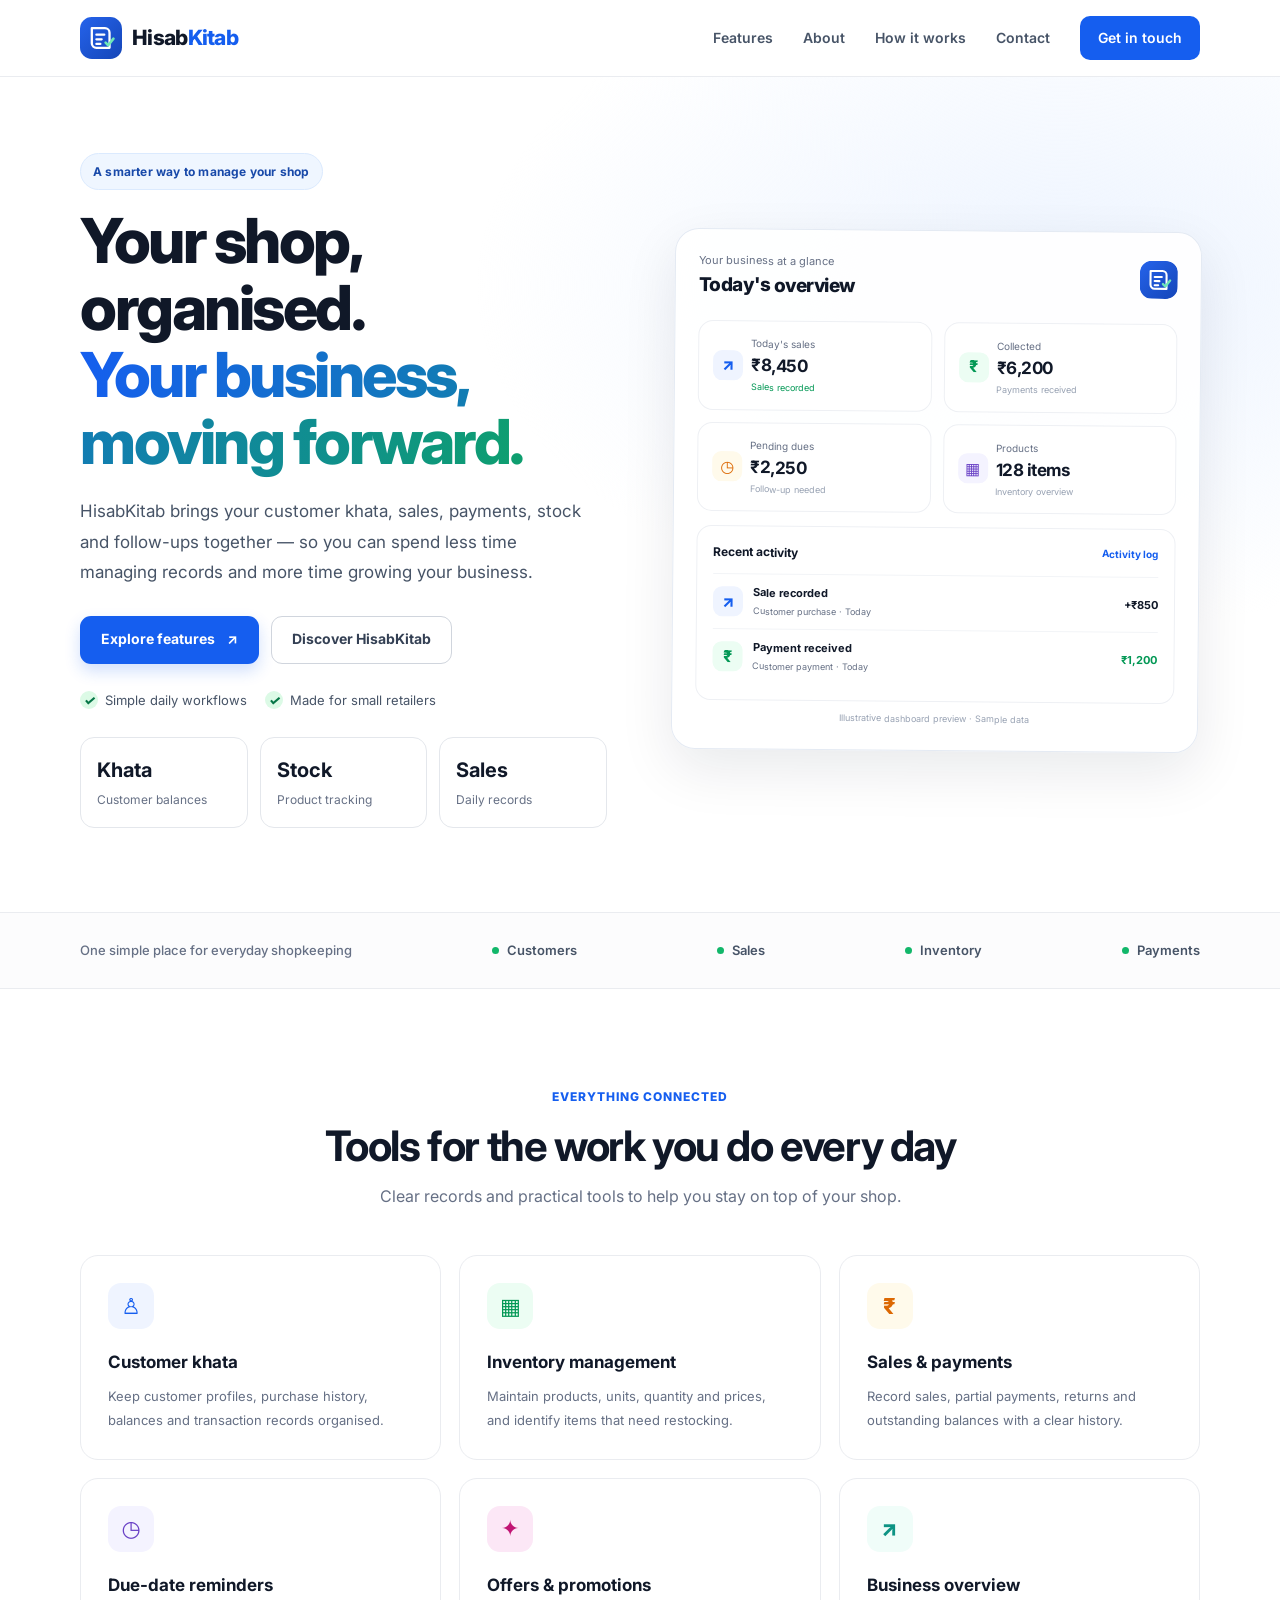
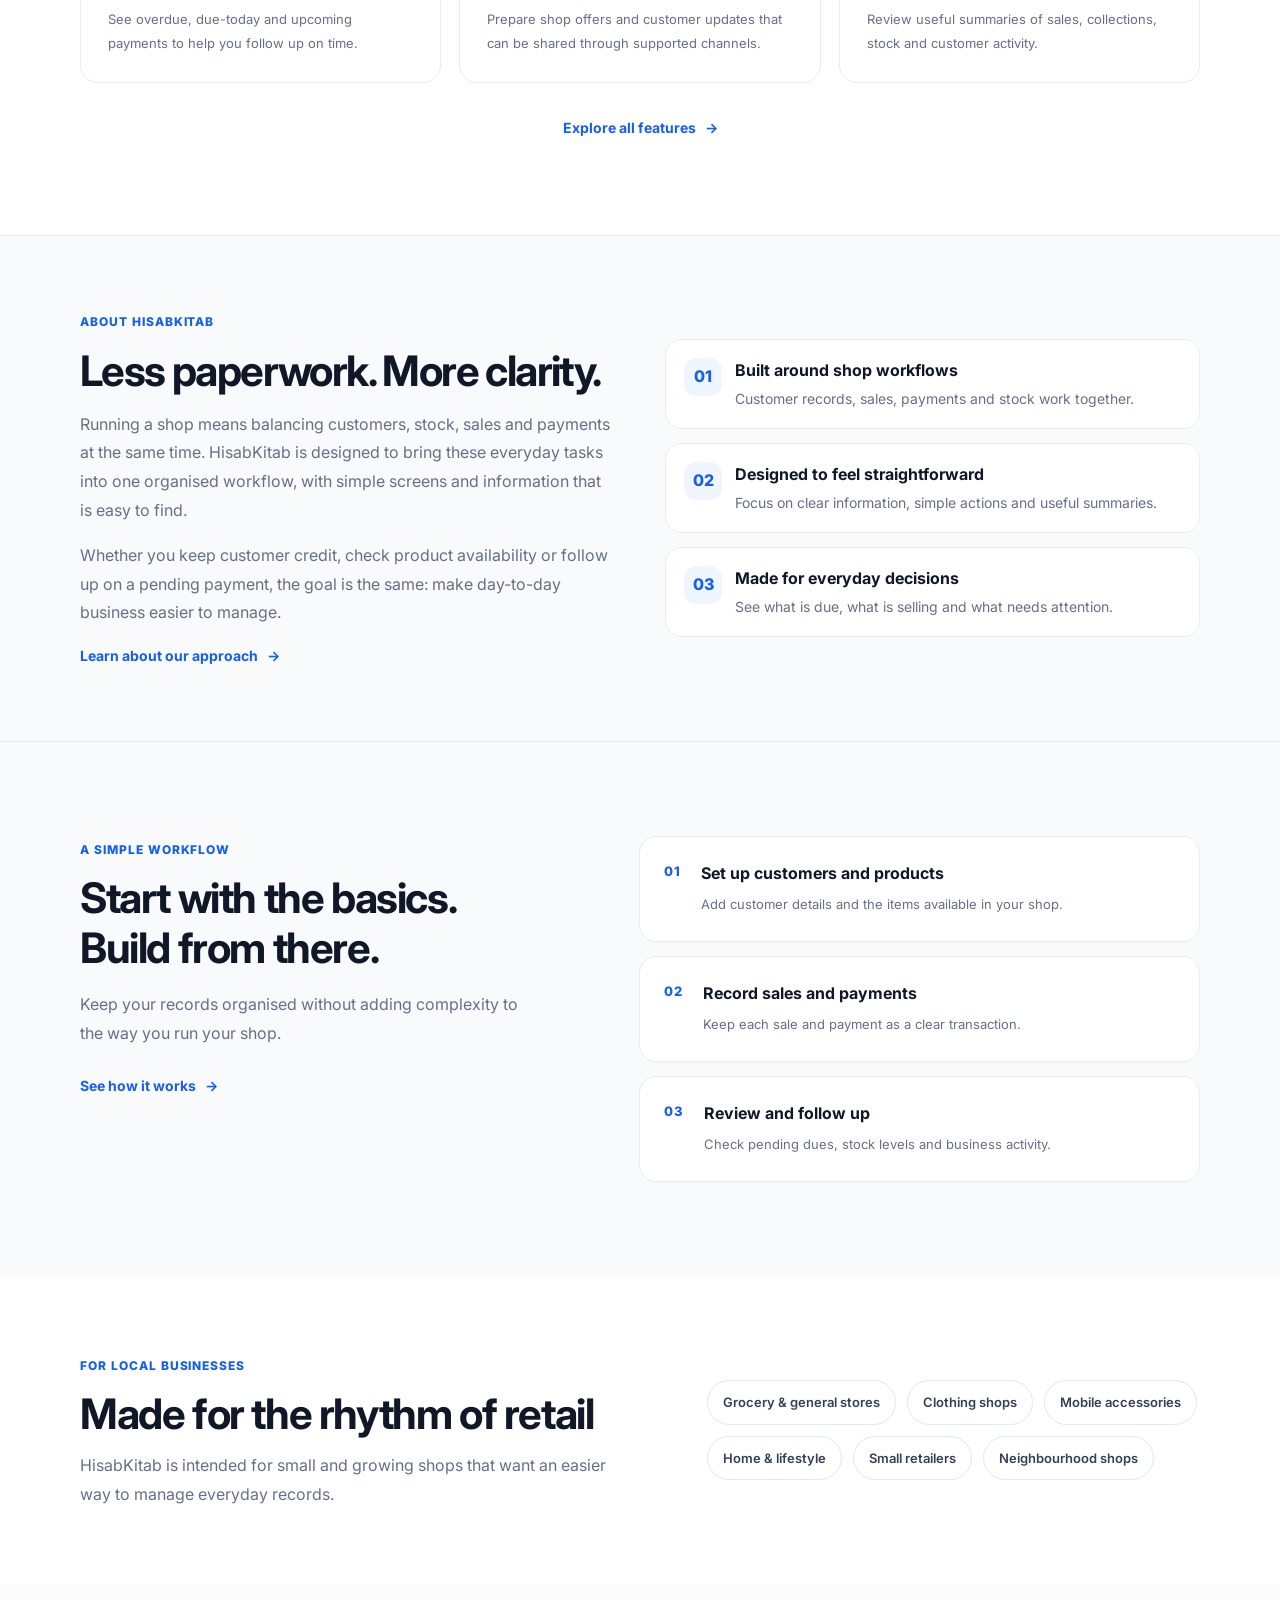
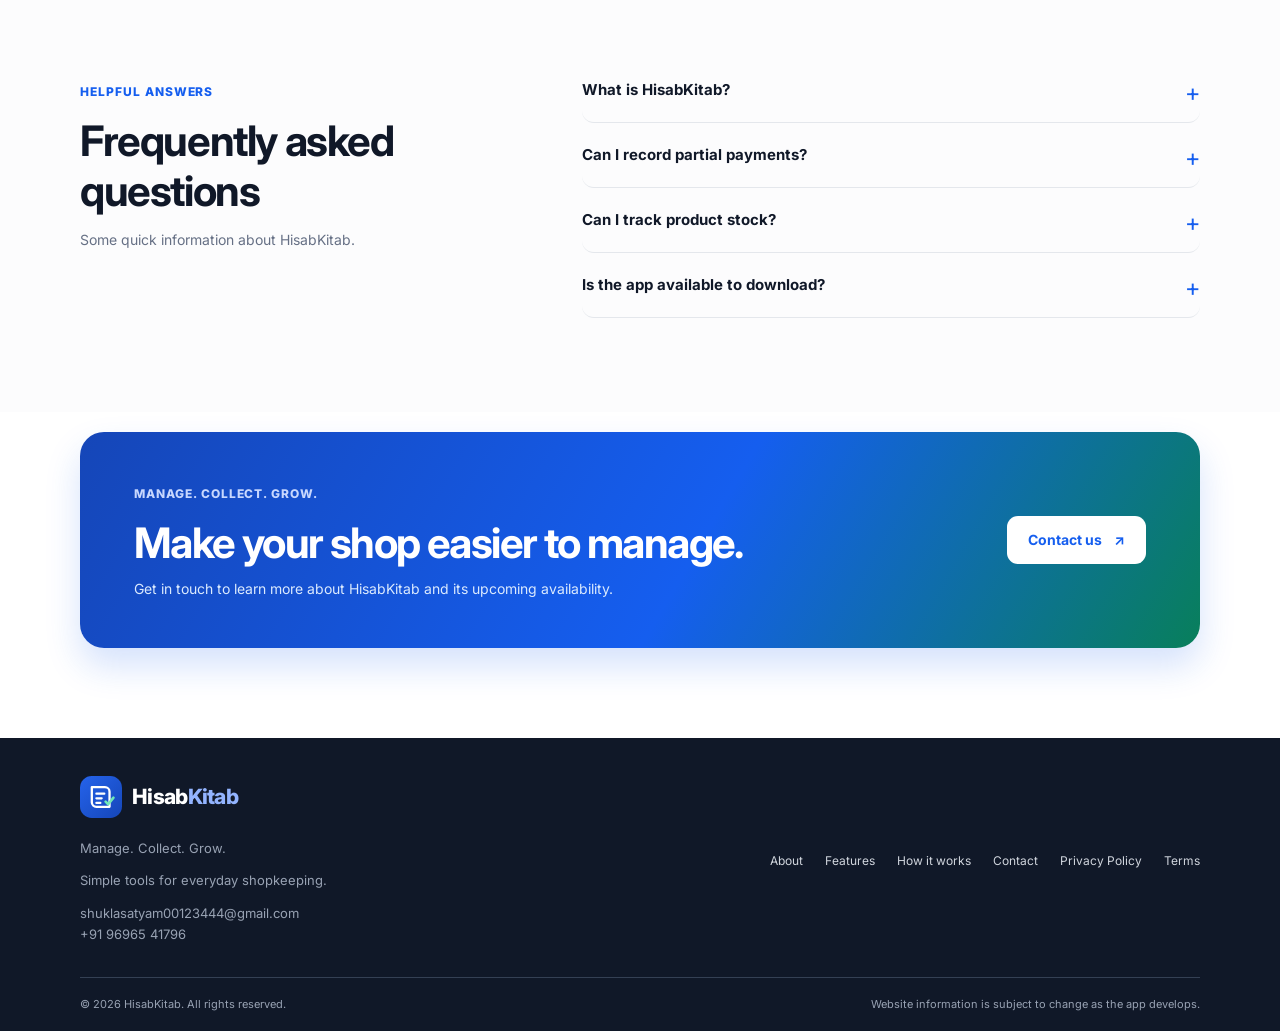
<file: index.html>
<!DOCTYPE html>
<html lang="en"><head><meta charset="UTF-8"><meta name="viewport" content="width=device-width, initial-scale=1.0"><meta name="description" content="HisabKitab helps small retailers organise customer khata, sales, payments, inventory and customer follow-ups in one place."><meta name="theme-color" content="#155eef"><title>HisabKitab — Your shop, better organised</title><link rel="icon" type="image/svg+xml" href="assets/logo.svg"><link rel="preconnect" href="https://fonts.googleapis.com"><link rel="preconnect" href="https://fonts.gstatic.com" crossorigin><link href="https://fonts.googleapis.com/css2?family=Inter:wght@400;500;600;700;800&display=swap" rel="stylesheet"><link rel="stylesheet" href="styles.css"><style>
/* Brand and page refinements */
.brand{gap:10px}.brand-logo{width:42px;height:42px;display:block;flex:none}.brand-word{font-weight:800;letter-spacing:-.7px;color:#101828}.brand-word span{color:#155eef}.site-header{backdrop-filter:blur(14px)}.hero{padding-top:76px;padding-bottom:84px}.hero-copy h1{letter-spacing:-2.5px}.hero-copy h1 span{background:linear-gradient(100deg,#155eef,#0e9f6e);-webkit-background-clip:text;background-clip:text;color:transparent}.hero-proof{display:flex;gap:18px;flex-wrap:wrap;margin-top:26px;color:#475467;font-size:13px}.hero-proof span{display:flex;align-items:center;gap:7px}.proof-check{width:18px;height:18px;border-radius:50%;background:#dcfae6;color:#067647;display:inline-flex;align-items:center;justify-content:center;font-weight:800}.mini-label{display:inline-flex;align-items:center;gap:8px;padding:8px 12px;border:1px solid #dbeafe;background:#eff6ff;color:#1849a9;border-radius:999px;font-size:12px;font-weight:700;letter-spacing:.2px}.section-heading h2,.process-copy h2,.audience-copy h2{letter-spacing:-1.4px}.feature-card{transition:transform .2s ease,box-shadow .2s ease}.feature-card:hover{transform:translateY(-4px);box-shadow:0 16px 35px rgba(16,24,40,.08)}.about-band{padding:72px 0;background:#f8fafc;border-top:1px solid #eaecf0;border-bottom:1px solid #eaecf0}.about-grid{display:grid;grid-template-columns:1fr 1fr;gap:50px;align-items:center}.about-grid h2{font-size:clamp(28px,4vw,42px);line-height:1.15;letter-spacing:-1.6px;margin:14px 0}.about-grid p{color:#667085;line-height:1.8}.about-points{display:grid;gap:14px}.about-point{display:flex;gap:13px;background:#fff;border:1px solid #eaecf0;padding:18px;border-radius:16px}.about-point strong{display:block;margin-bottom:4px}.about-point p{margin:0;font-size:14px;line-height:1.6}.point-icon{display:grid;place-items:center;width:38px;height:38px;flex:none;border-radius:12px;background:#eff6ff;color:#155eef;font-weight:800}.mini-stat-row{display:grid;grid-template-columns:repeat(3,1fr);gap:12px;margin-top:26px}.mini-stat{padding:16px;border:1px solid #e4e7ec;border-radius:14px;background:white}.mini-stat strong{font-size:20px;display:block}.mini-stat span{font-size:12px;color:#667085}.footer-brand .brand-word{color:#fff}.footer-brand .brand-word span{color:#93b4ff}.footer-links{flex-wrap:wrap}.site-footer{margin-top:0}.cta-panel{background:linear-gradient(120deg,#1546b8,#155eef 55%,#087f5b)}.faq-list details{border-radius:12px}.page-hero{padding:80px 0 54px;background:linear-gradient(180deg,#f5f8ff,#fff);text-align:center}.page-hero h1{font-size:clamp(36px,5vw,56px);letter-spacing:-2px;margin:18px 0}.page-hero p{max-width:700px;margin:0 auto;color:#667085;line-height:1.8}.page-content{padding:56px 0 84px}.content-grid{display:grid;grid-template-columns:repeat(3,1fr);gap:18px}.content-card{padding:25px;border:1px solid #eaecf0;border-radius:18px;background:#fff}.content-card h3{margin:16px 0 8px}.content-card p{color:#667085;line-height:1.7;font-size:14px}.about-prose{max-width:850px;margin:auto;color:#475467;line-height:1.85}.about-prose h2{color:#101828;margin-top:32px}.contact-panel{max-width:720px;margin:auto;padding:30px;border:1px solid #eaecf0;border-radius:20px;box-shadow:0 16px 40px rgba(16,24,40,.05)}.contact-panel a{color:#155eef;font-weight:700}@media(max-width:760px){.about-grid{grid-template-columns:1fr;gap:26px}.content-grid{grid-template-columns:1fr}.hero{padding-top:48px}.mini-stat-row{grid-template-columns:1fr 1fr 1fr}.brand-logo{width:36px;height:36px}}
</style></head><body>
<header class="site-header"><div class="container nav-wrap"><a class="brand" href="index.html" aria-label="HisabKitab home"><img class="brand-logo" src="assets/logo.svg" alt=""><span class="brand-word">Hisab<span>Kitab</span></span></a><button class="menu-toggle" aria-label="Toggle navigation" aria-expanded="false" aria-controls="main-nav"><span></span><span></span><span></span></button><nav id="main-nav" class="main-nav"><a href="index.html#features">Features</a><a href="about.html">About</a><a href="how-it-works.html">How it works</a><a href="contact.html">Contact</a><a class="nav-cta" href="contact.html">Get in touch</a></nav></div></header>
<main><section class="hero section" id="home"><div class="container hero-grid"><div class="hero-copy"><span class="mini-label">A smarter way to manage your shop</span><h1>Your shop, organised.<br><span>Your business, moving forward.</span></h1><p class="hero-description">HisabKitab brings your customer khata, sales, payments, stock and follow-ups together — so you can spend less time managing records and more time growing your business.</p><div class="hero-actions"><a class="button button-primary" href="features.html">Explore features <span>↗</span></a><a class="button button-secondary" href="about.html">Discover HisabKitab</a></div><div class="hero-proof"><span><i class="proof-check">✓</i> Simple daily workflows</span><span><i class="proof-check">✓</i> Made for small retailers</span></div><div class="mini-stat-row"><div class="mini-stat"><strong>Khata</strong><span>Customer balances</span></div><div class="mini-stat"><strong>Stock</strong><span>Product tracking</span></div><div class="mini-stat"><strong>Sales</strong><span>Daily records</span></div></div></div>
<div class="dashboard-frame" aria-label="Illustrative HisabKitab dashboard preview"><div class="dashboard-top"><div><div class="dashboard-greeting">Your business at a glance</div><div class="dashboard-title">Today's overview</div></div><img src="assets/logo.svg" alt="HisabKitab" style="width:38px;height:38px;border-radius:12px"></div><div class="metric-grid"><article class="metric-card"><span class="metric-icon blue">↗</span><span class="metric-label">Today's sales</span><strong>₹8,450</strong><small class="positive">Sales recorded</small></article><article class="metric-card"><span class="metric-icon green">₹</span><span class="metric-label">Collected</span><strong>₹6,200</strong><small>Payments received</small></article><article class="metric-card"><span class="metric-icon orange">◷</span><span class="metric-label">Pending dues</span><strong>₹2,250</strong><small>Follow-up needed</small></article><article class="metric-card"><span class="metric-icon purple">▦</span><span class="metric-label">Products</span><strong>128 items</strong><small>Inventory overview</small></article></div><div class="activity-card"><div class="activity-heading"><strong>Recent activity</strong><span>Activity log</span></div><div class="activity-row"><span class="activity-symbol sale">↗</span><span><b>Sale recorded</b><small>Customer purchase · Today</small></span><strong>+₹850</strong></div><div class="activity-row"><span class="activity-symbol payment">₹</span><span><b>Payment received</b><small>Customer payment · Today</small></span><strong class="green-text">₹1,200</strong></div></div><div class="demo-disclaimer">Illustrative dashboard preview · Sample data</div></div></div></section>
<section class="trust-strip"><div class="container trust-content"><span>One simple place for everyday shopkeeping</span><div><i></i>Customers</div><div><i></i>Sales</div><div><i></i>Inventory</div><div><i></i>Payments</div></div></section>
<section class="section features-section" id="features"><div class="container"><div class="section-heading"><span class="eyebrow">Everything connected</span><h2>Tools for the work you do every day</h2><p>Clear records and practical tools to help you stay on top of your shop.</p></div><div class="feature-grid"><article class="feature-card"><div class="feature-icon icon-blue">♙</div><h3>Customer khata</h3><p>Keep customer profiles, purchase history, balances and transaction records organised.</p></article><article class="feature-card"><div class="feature-icon icon-green">▦</div><h3>Inventory management</h3><p>Maintain products, units, quantity and prices, and identify items that need restocking.</p></article><article class="feature-card"><div class="feature-icon icon-orange">₹</div><h3>Sales &amp; payments</h3><p>Record sales, partial payments, returns and outstanding balances with a clear history.</p></article><article class="feature-card"><div class="feature-icon icon-purple">◷</div><h3>Due-date reminders</h3><p>See overdue, due-today and upcoming payments to help you follow up on time.</p></article><article class="feature-card"><div class="feature-icon icon-pink">✦</div><h3>Offers &amp; promotions</h3><p>Prepare shop offers and customer updates that can be shared through supported channels.</p></article><article class="feature-card"><div class="feature-icon icon-teal">↗</div><h3>Business overview</h3><p>Review useful summaries of sales, collections, stock and customer activity.</p></article></div><div style="text-align:center;margin-top:32px"><a class="text-link" href="features.html">Explore all features <span>→</span></a></div></div></section>
<section class="about-band"><div class="container about-grid"><div><span class="eyebrow">About HisabKitab</span><h2>Less paperwork. More clarity.</h2><p>Running a shop means balancing customers, stock, sales and payments at the same time. HisabKitab is designed to bring these everyday tasks into one organised workflow, with simple screens and information that is easy to find.</p><p>Whether you keep customer credit, check product availability or follow up on a pending payment, the goal is the same: make day-to-day business easier to manage.</p><a class="text-link" href="about.html">Learn about our approach <span>→</span></a></div><div class="about-points"><div class="about-point"><span class="point-icon">01</span><div><strong>Built around shop workflows</strong><p>Customer records, sales, payments and stock work together.</p></div></div><div class="about-point"><span class="point-icon">02</span><div><strong>Designed to feel straightforward</strong><p>Focus on clear information, simple actions and useful summaries.</p></div></div><div class="about-point"><span class="point-icon">03</span><div><strong>Made for everyday decisions</strong><p>See what is due, what is selling and what needs attention.</p></div></div></div></div></section>
<section class="section process-section" id="how-it-works"><div class="container process-grid"><div class="process-copy"><span class="eyebrow">A simple workflow</span><h2>Start with the basics. Build from there.</h2><p>Keep your records organised without adding complexity to the way you run your shop.</p><a class="text-link" href="how-it-works.html">See how it works <span>→</span></a></div><div class="steps"><article class="step"><span class="step-number">01</span><div><h3>Set up customers and products</h3><p>Add customer details and the items available in your shop.</p></div></article><article class="step"><span class="step-number">02</span><div><h3>Record sales and payments</h3><p>Keep each sale and payment as a clear transaction.</p></div></article><article class="step"><span class="step-number">03</span><div><h3>Review and follow up</h3><p>Check pending dues, stock levels and business activity.</p></div></article></div></div></section>
<section class="section audience-section" id="who-its-for"><div class="container audience-wrap"><div class="audience-copy"><span class="eyebrow">For local businesses</span><h2>Made for the rhythm of retail</h2><p>HisabKitab is intended for small and growing shops that want an easier way to manage everyday records.</p></div><div class="audience-tags"><span>Grocery &amp; general stores</span><span>Clothing shops</span><span>Mobile accessories</span><span>Home &amp; lifestyle</span><span>Small retailers</span><span>Neighbourhood shops</span></div></div></section>
<section class="section faq-section" id="faq"><div class="container faq-layout"><div class="section-heading left-heading"><span class="eyebrow">Helpful answers</span><h2>Frequently asked questions</h2><p>Some quick information about HisabKitab.</p></div><div class="faq-list"><details><summary>What is HisabKitab?</summary><p>HisabKitab is a shop-management app concept focused on customer khata, sales, payments, inventory and customer follow-ups.</p></details><details><summary>Can I record partial payments?</summary><p>The intended workflow keeps sales and received payments as separate transactions, helping the remaining balance stay clear.</p></details><details><summary>Can I track product stock?</summary><p>The inventory workflow is designed for product quantities, units and prices. Availability depends on the features included in the current app release.</p></details><details><summary>Is the app available to download?</summary><p>Official download links can be added here once the app is published. Contact us for launch information.</p></details></div></div></section>
<section class="section cta-section"><div class="container"><div class="cta-panel"><div class="cta-copy"><span class="eyebrow eyebrow-light">Manage. Collect. Grow.</span><h2>Make your shop easier to manage.</h2><p>Get in touch to learn more about HisabKitab and its upcoming availability.</p></div><a class="button button-white" href="contact.html">Contact us <span>↗</span></a></div></div></section></main>
<footer class="site-footer"><div class="container footer-main"><div class="footer-brand"><a class="brand brand-light" href="index.html"><img class="brand-logo" src="assets/logo.svg" alt=""><span class="brand-word">Hisab<span>Kitab</span></span></a><p>Manage. Collect. Grow.</p><p class="footer-small">Simple tools for everyday shopkeeping.</p><p class="footer-small"><a href="mailto:shuklasatyam00123444@gmail.com">shuklasatyam00123444@gmail.com</a><br><a href="tel:+919696541796">+91 96965 41796</a></p></div><div class="footer-links"><a href="about.html">About</a><a href="features.html">Features</a><a href="how-it-works.html">How it works</a><a href="contact.html">Contact</a><a href="privacy.html">Privacy Policy</a><a href="terms.html">Terms</a></div></div><div class="container footer-bottom"><span>© <span id="year"></span> HisabKitab. All rights reserved.</span><span>Website information is subject to change as the app develops.</span></div></footer><script src="script.js"></script></body></html>
</file>
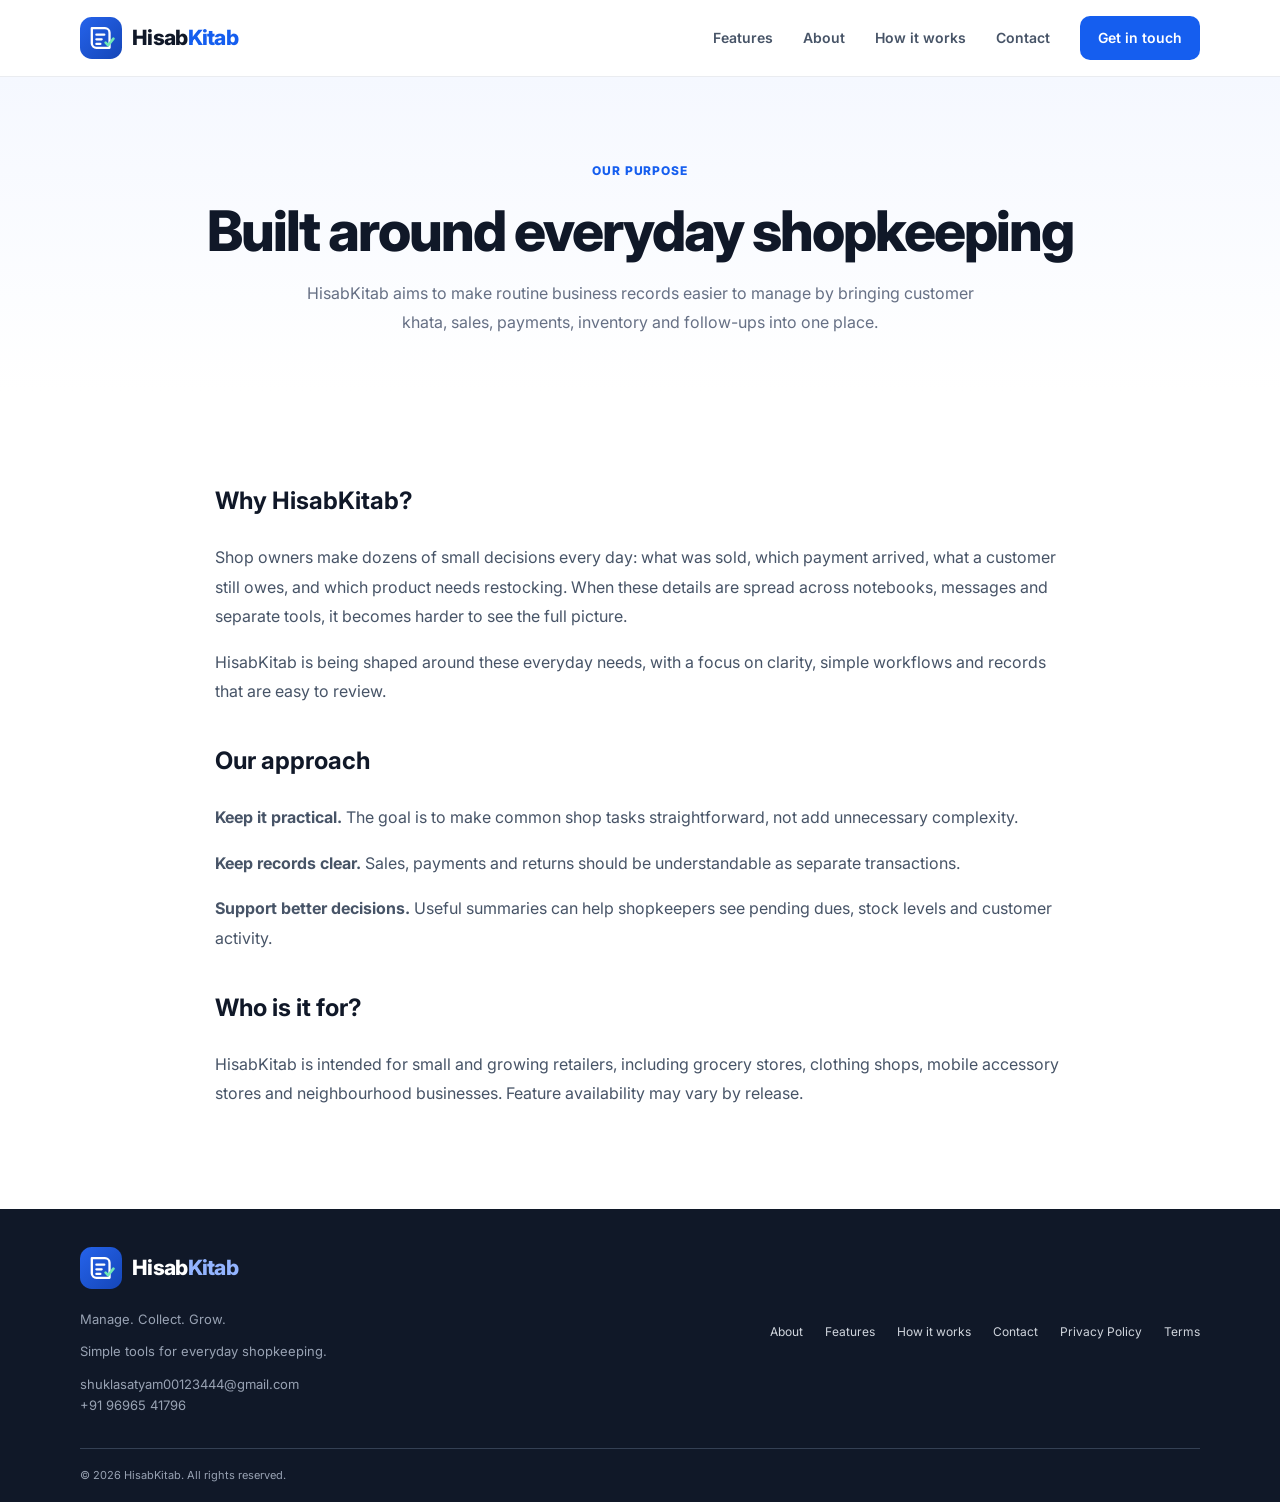
<file: about.html>
<!DOCTYPE html><html lang="en"><head><meta charset="UTF-8"><meta name="viewport" content="width=device-width, initial-scale=1.0"><meta name="description" content="Learn about HisabKitab, a simple shop-management app concept for everyday retail."><title>About | HisabKitab</title><link rel="icon" type="image/svg+xml" href="assets/logo.svg"><link rel="preconnect" href="https://fonts.googleapis.com"><link rel="preconnect" href="https://fonts.gstatic.com" crossorigin><link href="https://fonts.googleapis.com/css2?family=Inter:wght@400;500;600;700;800&display=swap" rel="stylesheet"><link rel="stylesheet" href="styles.css"><style>.brand{gap:10px}.brand-logo{width:42px;height:42px}.brand-word{font-weight:800;color:#101828;letter-spacing:-.7px}.brand-word span{color:#155eef}.footer-brand .brand-word{color:white}.footer-brand .brand-word span{color:#93b4ff}.page-hero{padding:80px 0 54px;background:linear-gradient(180deg,#f5f8ff,#fff);text-align:center}.page-hero h1{font-size:clamp(36px,5vw,56px);letter-spacing:-2px;margin:18px 0}.page-hero p{max-width:700px;margin:auto;color:#667085;line-height:1.8}.page-content{padding:56px 0 84px}.content-grid{display:grid;grid-template-columns:repeat(3,1fr);gap:18px}.content-card{padding:25px;border:1px solid #eaecf0;border-radius:18px;background:#fff}.content-card h3{margin:16px 0 8px}.content-card p{color:#667085;line-height:1.7;font-size:14px}.about-prose{max-width:850px;margin:auto;color:#475467;line-height:1.85}.about-prose h2{color:#101828;margin-top:32px}.contact-panel{max-width:720px;margin:auto;padding:30px;border:1px solid #eaecf0;border-radius:20px;box-shadow:0 16px 40px rgba(16,24,40,.05)}.contact-panel a{color:#155eef;font-weight:700}@media(max-width:760px){.content-grid{grid-template-columns:1fr}.brand-logo{width:36px;height:36px}}</style></head><body><header class="site-header"><div class="container nav-wrap"><a class="brand" href="index.html"><img class="brand-logo" src="assets/logo.svg" alt=""><span class="brand-word">Hisab<span>Kitab</span></span></a><button class="menu-toggle" aria-label="Toggle navigation" aria-expanded="false" aria-controls="main-nav"><span></span><span></span><span></span></button><nav id="main-nav" class="main-nav"><a href="index.html#features">Features</a><a href="about.html">About</a><a href="how-it-works.html">How it works</a><a href="contact.html">Contact</a><a class="nav-cta" href="contact.html">Get in touch</a></nav></div></header><main><section class="page-hero"><div class="container"><span class="eyebrow">Our purpose</span><h1>Built around everyday shopkeeping</h1><p>HisabKitab aims to make routine business records easier to manage by bringing customer khata, sales, payments, inventory and follow-ups into one place.</p></div></section><section class="page-content"><div class="container about-prose"><h2>Why HisabKitab?</h2><p>Shop owners make dozens of small decisions every day: what was sold, which payment arrived, what a customer still owes, and which product needs restocking. When these details are spread across notebooks, messages and separate tools, it becomes harder to see the full picture.</p><p>HisabKitab is being shaped around these everyday needs, with a focus on clarity, simple workflows and records that are easy to review.</p><h2>Our approach</h2><p><strong>Keep it practical.</strong> The goal is to make common shop tasks straightforward, not add unnecessary complexity.</p><p><strong>Keep records clear.</strong> Sales, payments and returns should be understandable as separate transactions.</p><p><strong>Support better decisions.</strong> Useful summaries can help shopkeepers see pending dues, stock levels and customer activity.</p><h2>Who is it for?</h2><p>HisabKitab is intended for small and growing retailers, including grocery stores, clothing shops, mobile accessory stores and neighbourhood businesses. Feature availability may vary by release.</p></div></section></main><footer class="site-footer"><div class="container footer-main"><div class="footer-brand"><a class="brand brand-light" href="index.html"><img class="brand-logo" src="assets/logo.svg" alt=""><span class="brand-word">Hisab<span>Kitab</span></span></a><p>Manage. Collect. Grow.</p><p class="footer-small">Simple tools for everyday shopkeeping.</p><p class="footer-small"><a href="mailto:shuklasatyam00123444@gmail.com">shuklasatyam00123444@gmail.com</a><br><a href="tel:+919696541796">+91 96965 41796</a></p></div><div class="footer-links"><a href="about.html">About</a><a href="features.html">Features</a><a href="how-it-works.html">How it works</a><a href="contact.html">Contact</a><a href="privacy.html">Privacy Policy</a><a href="terms.html">Terms</a></div></div><div class="container footer-bottom"><span>© <span id="year"></span> HisabKitab. All rights reserved.</span></div></footer><script src="script.js"></script></body></html>
</file>
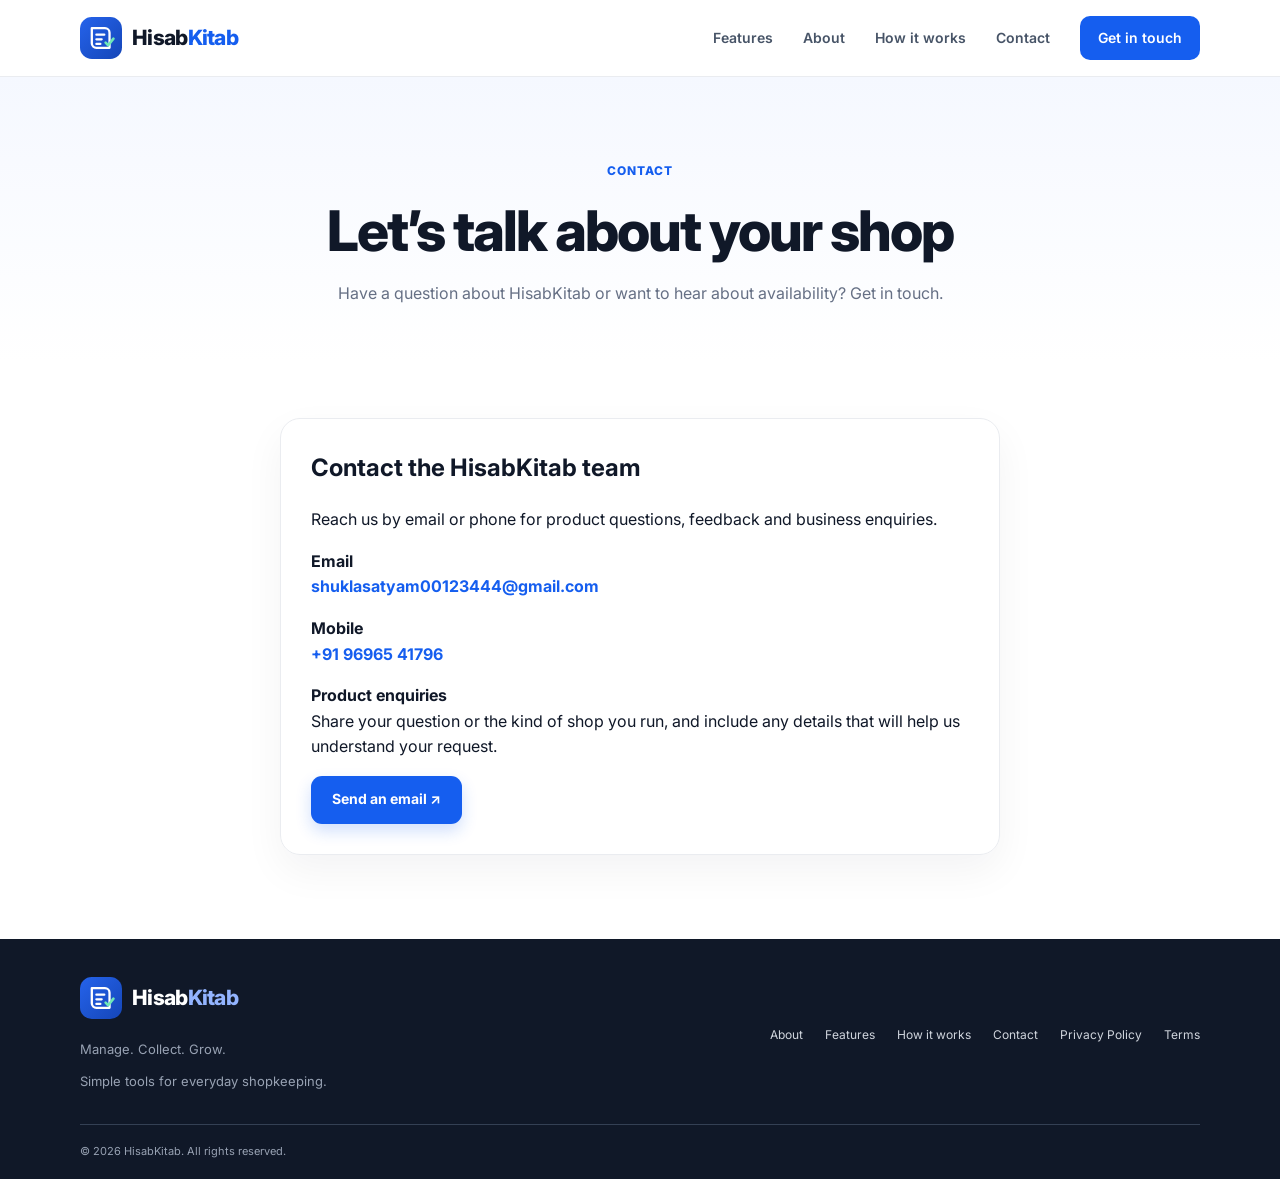
<file: contact.html>
<!DOCTYPE html><html lang="en"><head><meta charset="UTF-8"><meta name="viewport" content="width=device-width, initial-scale=1.0"><meta name="description" content="Contact the HisabKitab team for product information and launch updates."><title>Contact | HisabKitab</title><link rel="icon" type="image/svg+xml" href="assets/logo.svg"><link rel="preconnect" href="https://fonts.googleapis.com"><link rel="preconnect" href="https://fonts.gstatic.com" crossorigin><link href="https://fonts.googleapis.com/css2?family=Inter:wght@400;500;600;700;800&display=swap" rel="stylesheet"><link rel="stylesheet" href="styles.css"><style>.brand{gap:10px}.brand-logo{width:42px;height:42px}.brand-word{font-weight:800;color:#101828;letter-spacing:-.7px}.brand-word span{color:#155eef}.footer-brand .brand-word{color:white}.footer-brand .brand-word span{color:#93b4ff}.page-hero{padding:80px 0 54px;background:linear-gradient(180deg,#f5f8ff,#fff);text-align:center}.page-hero h1{font-size:clamp(36px,5vw,56px);letter-spacing:-2px;margin:18px 0}.page-hero p{max-width:700px;margin:auto;color:#667085;line-height:1.8}.page-content{padding:56px 0 84px}.content-grid{display:grid;grid-template-columns:repeat(3,1fr);gap:18px}.content-card{padding:25px;border:1px solid #eaecf0;border-radius:18px;background:#fff}.content-card h3{margin:16px 0 8px}.content-card p{color:#667085;line-height:1.7;font-size:14px}.about-prose{max-width:850px;margin:auto;color:#475467;line-height:1.85}.about-prose h2{color:#101828;margin-top:32px}.contact-panel{max-width:720px;margin:auto;padding:30px;border:1px solid #eaecf0;border-radius:20px;box-shadow:0 16px 40px rgba(16,24,40,.05)}.contact-panel a:not(.button){color:#155eef;font-weight:700}.contact-panel a.button-primary{color:#fff!important;background:#155eef!important}.contact-panel a.button-primary:hover{color:#fff!important;background:#004eeb!important}@media(max-width:760px){.content-grid{grid-template-columns:1fr}.brand-logo{width:36px;height:36px}}</style></head><body><header class="site-header"><div class="container nav-wrap"><a class="brand" href="index.html"><img class="brand-logo" src="assets/logo.svg" alt=""><span class="brand-word">Hisab<span>Kitab</span></span></a><button class="menu-toggle" aria-label="Toggle navigation" aria-expanded="false" aria-controls="main-nav"><span></span><span></span><span></span></button><nav id="main-nav" class="main-nav"><a href="index.html#features">Features</a><a href="about.html">About</a><a href="how-it-works.html">How it works</a><a href="contact.html">Contact</a><a class="nav-cta" href="contact.html">Get in touch</a></nav></div></header><main><section class="page-hero"><div class="container"><span class="eyebrow">Contact</span><h1>Let’s talk about your shop</h1><p>Have a question about HisabKitab or want to hear about availability? Get in touch.</p></div></section><section class="page-content"><div class="container"><div class="contact-panel"><h2>Contact the HisabKitab team</h2><p>Reach us by email or phone for product questions, feedback and business enquiries.</p><p><strong>Email</strong><br><a href="mailto:shuklasatyam00123444@gmail.com">shuklasatyam00123444@gmail.com</a></p><p><strong>Mobile</strong><br><a href="tel:+919696541796">+91 96965 41796</a></p><p><strong>Product enquiries</strong><br>Share your question or the kind of shop you run, and include any details that will help us understand your request.</p><a class="button button-primary" href="mailto:shuklasatyam00123444@gmail.com?subject=HisabKitab%20Enquiry">Send an email ↗</a></div></div></section></main><footer class="site-footer"><div class="container footer-main"><div class="footer-brand"><a class="brand brand-light" href="index.html"><img class="brand-logo" src="assets/logo.svg" alt=""><span class="brand-word">Hisab<span>Kitab</span></span></a><p>Manage. Collect. Grow.</p><p class="footer-small">Simple tools for everyday shopkeeping.</p></div><div class="footer-links"><a href="about.html">About</a><a href="features.html">Features</a><a href="how-it-works.html">How it works</a><a href="contact.html">Contact</a><a href="privacy.html">Privacy Policy</a><a href="terms.html">Terms</a></div></div><div class="container footer-bottom"><span>© <span id="year"></span> HisabKitab. All rights reserved.</span></div></footer><script src="script.js"></script></body></html>
</file>
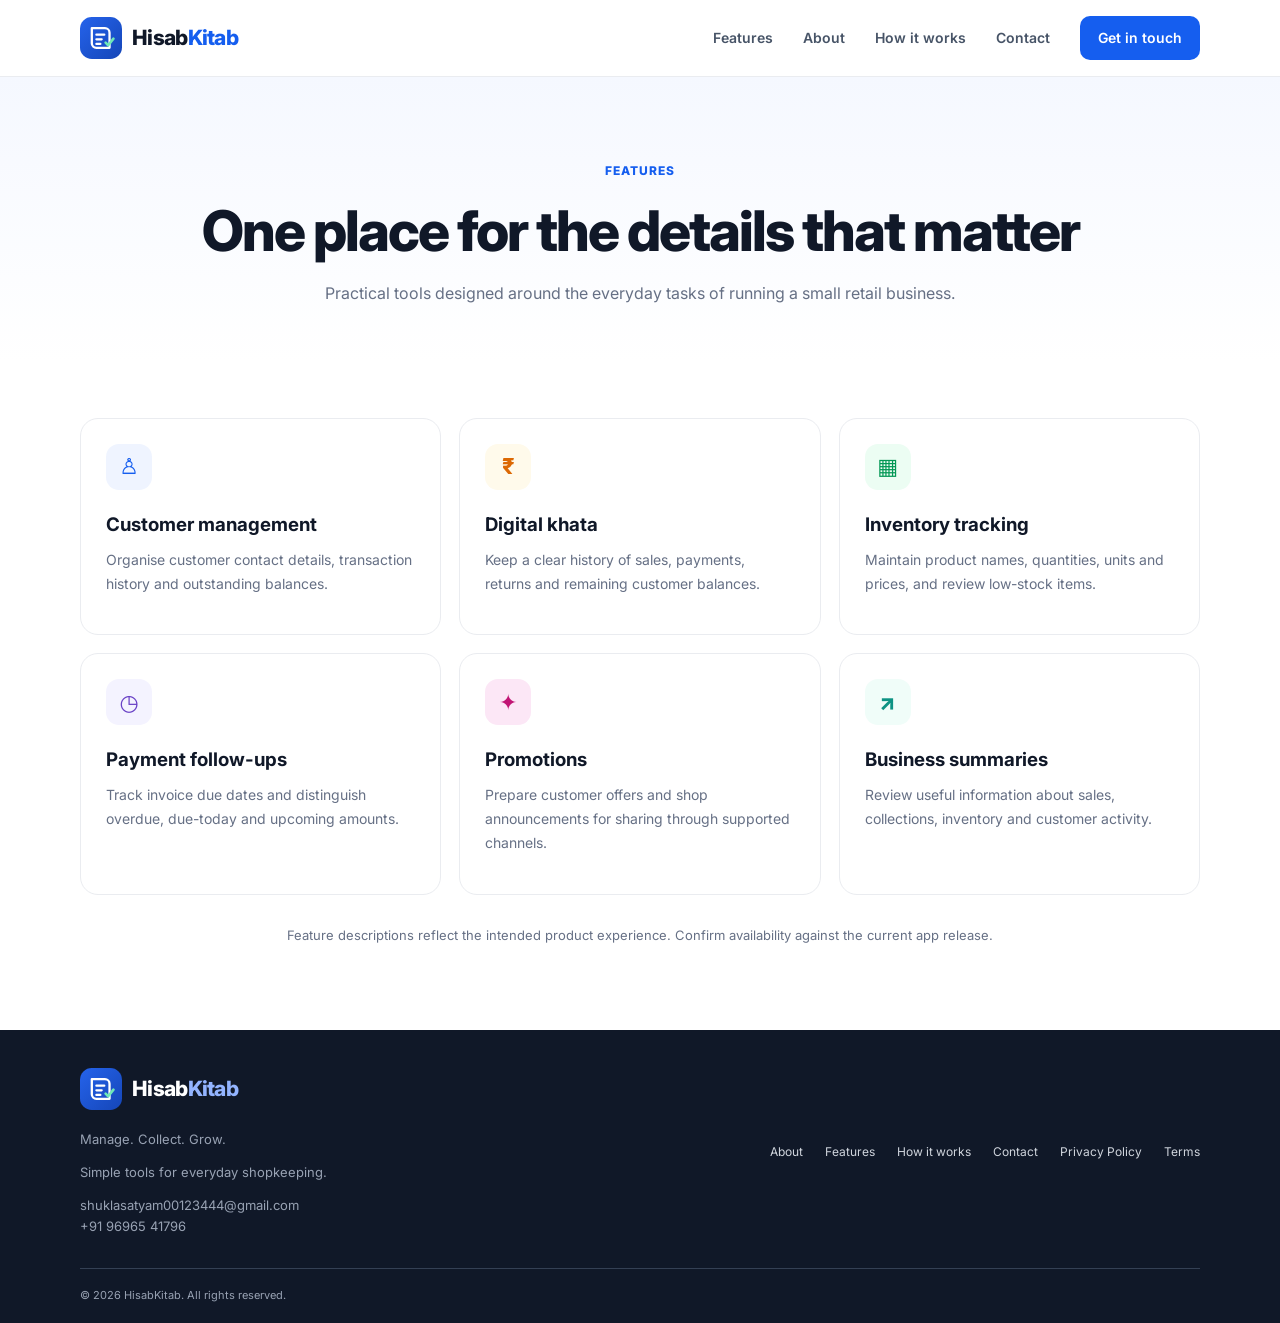
<file: features.html>
<!DOCTYPE html><html lang="en"><head><meta charset="UTF-8"><meta name="viewport" content="width=device-width, initial-scale=1.0"><meta name="description" content="Explore HisabKitab shop-management features including customer khata, sales, inventory, payments and promotions."><title>Features | HisabKitab</title><link rel="icon" type="image/svg+xml" href="assets/logo.svg"><link rel="preconnect" href="https://fonts.googleapis.com"><link rel="preconnect" href="https://fonts.gstatic.com" crossorigin><link href="https://fonts.googleapis.com/css2?family=Inter:wght@400;500;600;700;800&display=swap" rel="stylesheet"><link rel="stylesheet" href="styles.css"><style>.brand{gap:10px}.brand-logo{width:42px;height:42px}.brand-word{font-weight:800;color:#101828;letter-spacing:-.7px}.brand-word span{color:#155eef}.footer-brand .brand-word{color:white}.footer-brand .brand-word span{color:#93b4ff}.page-hero{padding:80px 0 54px;background:linear-gradient(180deg,#f5f8ff,#fff);text-align:center}.page-hero h1{font-size:clamp(36px,5vw,56px);letter-spacing:-2px;margin:18px 0}.page-hero p{max-width:700px;margin:auto;color:#667085;line-height:1.8}.page-content{padding:56px 0 84px}.content-grid{display:grid;grid-template-columns:repeat(3,1fr);gap:18px}.content-card{padding:25px;border:1px solid #eaecf0;border-radius:18px;background:#fff}.content-card h3{margin:16px 0 8px}.content-card p{color:#667085;line-height:1.7;font-size:14px}.about-prose{max-width:850px;margin:auto;color:#475467;line-height:1.85}.about-prose h2{color:#101828;margin-top:32px}.contact-panel{max-width:720px;margin:auto;padding:30px;border:1px solid #eaecf0;border-radius:20px;box-shadow:0 16px 40px rgba(16,24,40,.05)}.contact-panel a{color:#155eef;font-weight:700}@media(max-width:760px){.content-grid{grid-template-columns:1fr}.brand-logo{width:36px;height:36px}}</style></head><body><header class="site-header"><div class="container nav-wrap"><a class="brand" href="index.html"><img class="brand-logo" src="assets/logo.svg" alt=""><span class="brand-word">Hisab<span>Kitab</span></span></a><button class="menu-toggle" aria-label="Toggle navigation" aria-expanded="false" aria-controls="main-nav"><span></span><span></span><span></span></button><nav id="main-nav" class="main-nav"><a href="index.html#features">Features</a><a href="about.html">About</a><a href="how-it-works.html">How it works</a><a href="contact.html">Contact</a><a class="nav-cta" href="contact.html">Get in touch</a></nav></div></header><main><section class="page-hero"><div class="container"><span class="eyebrow">Features</span><h1>One place for the details that matter</h1><p>Practical tools designed around the everyday tasks of running a small retail business.</p></div></section><section class="page-content"><div class="container content-grid"><article class="content-card"><div class="feature-icon icon-blue">♙</div><h3>Customer management</h3><p>Organise customer contact details, transaction history and outstanding balances.</p></article><article class="content-card"><div class="feature-icon icon-orange">₹</div><h3>Digital khata</h3><p>Keep a clear history of sales, payments, returns and remaining customer balances.</p></article><article class="content-card"><div class="feature-icon icon-green">▦</div><h3>Inventory tracking</h3><p>Maintain product names, quantities, units and prices, and review low-stock items.</p></article><article class="content-card"><div class="feature-icon icon-purple">◷</div><h3>Payment follow-ups</h3><p>Track invoice due dates and distinguish overdue, due-today and upcoming amounts.</p></article><article class="content-card"><div class="feature-icon icon-pink">✦</div><h3>Promotions</h3><p>Prepare customer offers and shop announcements for sharing through supported channels.</p></article><article class="content-card"><div class="feature-icon icon-teal">↗</div><h3>Business summaries</h3><p>Review useful information about sales, collections, inventory and customer activity.</p></article></div><p style="text-align:center;color:#667085;font-size:13px;margin:30px 20px 0">Feature descriptions reflect the intended product experience. Confirm availability against the current app release.</p></section></main><footer class="site-footer"><div class="container footer-main"><div class="footer-brand"><a class="brand brand-light" href="index.html"><img class="brand-logo" src="assets/logo.svg" alt=""><span class="brand-word">Hisab<span>Kitab</span></span></a><p>Manage. Collect. Grow.</p><p class="footer-small">Simple tools for everyday shopkeeping.</p><p class="footer-small"><a href="mailto:shuklasatyam00123444@gmail.com">shuklasatyam00123444@gmail.com</a><br><a href="tel:+919696541796">+91 96965 41796</a></p></div><div class="footer-links"><a href="about.html">About</a><a href="features.html">Features</a><a href="how-it-works.html">How it works</a><a href="contact.html">Contact</a><a href="privacy.html">Privacy Policy</a><a href="terms.html">Terms</a></div></div><div class="container footer-bottom"><span>© <span id="year"></span> HisabKitab. All rights reserved.</span></div></footer><script src="script.js"></script></body></html>
</file>
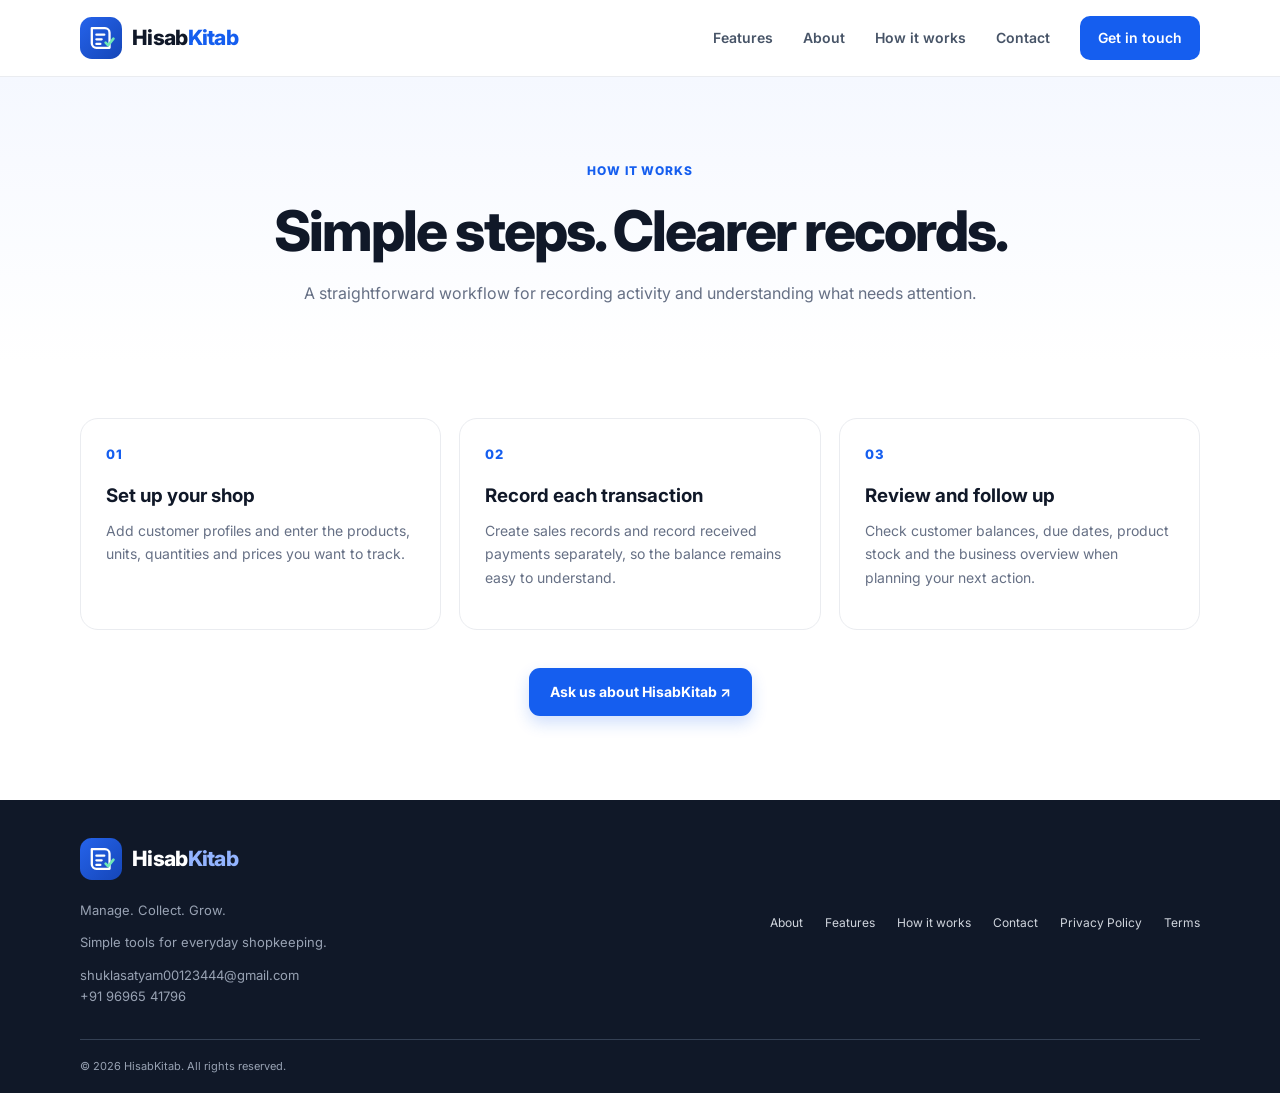
<file: how-it-works.html>
<!DOCTYPE html><html lang="en"><head><meta charset="UTF-8"><meta name="viewport" content="width=device-width, initial-scale=1.0"><meta name="description" content="Learn how HisabKitab is designed to support everyday shop workflows."><title>How it works | HisabKitab</title><link rel="icon" type="image/svg+xml" href="assets/logo.svg"><link rel="preconnect" href="https://fonts.googleapis.com"><link rel="preconnect" href="https://fonts.gstatic.com" crossorigin><link href="https://fonts.googleapis.com/css2?family=Inter:wght@400;500;600;700;800&display=swap" rel="stylesheet"><link rel="stylesheet" href="styles.css"><style>.brand{gap:10px}.brand-logo{width:42px;height:42px}.brand-word{font-weight:800;color:#101828;letter-spacing:-.7px}.brand-word span{color:#155eef}.footer-brand .brand-word{color:white}.footer-brand .brand-word span{color:#93b4ff}.page-hero{padding:80px 0 54px;background:linear-gradient(180deg,#f5f8ff,#fff);text-align:center}.page-hero h1{font-size:clamp(36px,5vw,56px);letter-spacing:-2px;margin:18px 0}.page-hero p{max-width:700px;margin:auto;color:#667085;line-height:1.8}.page-content{padding:56px 0 84px}.content-grid{display:grid;grid-template-columns:repeat(3,1fr);gap:18px}.content-card{padding:25px;border:1px solid #eaecf0;border-radius:18px;background:#fff}.content-card h3{margin:16px 0 8px}.content-card p{color:#667085;line-height:1.7;font-size:14px}.about-prose{max-width:850px;margin:auto;color:#475467;line-height:1.85}.about-prose h2{color:#101828;margin-top:32px}.contact-panel{max-width:720px;margin:auto;padding:30px;border:1px solid #eaecf0;border-radius:20px;box-shadow:0 16px 40px rgba(16,24,40,.05)}.contact-panel a{color:#155eef;font-weight:700}@media(max-width:760px){.content-grid{grid-template-columns:1fr}.brand-logo{width:36px;height:36px}}</style></head><body><header class="site-header"><div class="container nav-wrap"><a class="brand" href="index.html"><img class="brand-logo" src="assets/logo.svg" alt=""><span class="brand-word">Hisab<span>Kitab</span></span></a><button class="menu-toggle" aria-label="Toggle navigation" aria-expanded="false" aria-controls="main-nav"><span></span><span></span><span></span></button><nav id="main-nav" class="main-nav"><a href="index.html#features">Features</a><a href="about.html">About</a><a href="how-it-works.html">How it works</a><a href="contact.html">Contact</a><a class="nav-cta" href="contact.html">Get in touch</a></nav></div></header><main><section class="page-hero"><div class="container"><span class="eyebrow">How it works</span><h1>Simple steps. Clearer records.</h1><p>A straightforward workflow for recording activity and understanding what needs attention.</p></div></section><section class="page-content"><div class="container content-grid"><article class="content-card"><div class="step-number">01</div><h3>Set up your shop</h3><p>Add customer profiles and enter the products, units, quantities and prices you want to track.</p></article><article class="content-card"><div class="step-number">02</div><h3>Record each transaction</h3><p>Create sales records and record received payments separately, so the balance remains easy to understand.</p></article><article class="content-card"><div class="step-number">03</div><h3>Review and follow up</h3><p>Check customer balances, due dates, product stock and the business overview when planning your next action.</p></article></div><div style="text-align:center;margin-top:38px"><a class="button button-primary" href="contact.html">Ask us about HisabKitab ↗</a></div></section></main><footer class="site-footer"><div class="container footer-main"><div class="footer-brand"><a class="brand brand-light" href="index.html"><img class="brand-logo" src="assets/logo.svg" alt=""><span class="brand-word">Hisab<span>Kitab</span></span></a><p>Manage. Collect. Grow.</p><p class="footer-small">Simple tools for everyday shopkeeping.</p><p class="footer-small"><a href="mailto:shuklasatyam00123444@gmail.com">shuklasatyam00123444@gmail.com</a><br><a href="tel:+919696541796">+91 96965 41796</a></p></div><div class="footer-links"><a href="about.html">About</a><a href="features.html">Features</a><a href="how-it-works.html">How it works</a><a href="contact.html">Contact</a><a href="privacy.html">Privacy Policy</a><a href="terms.html">Terms</a></div></div><div class="container footer-bottom"><span>© <span id="year"></span> HisabKitab. All rights reserved.</span></div></footer><script src="script.js"></script></body></html>
</file>
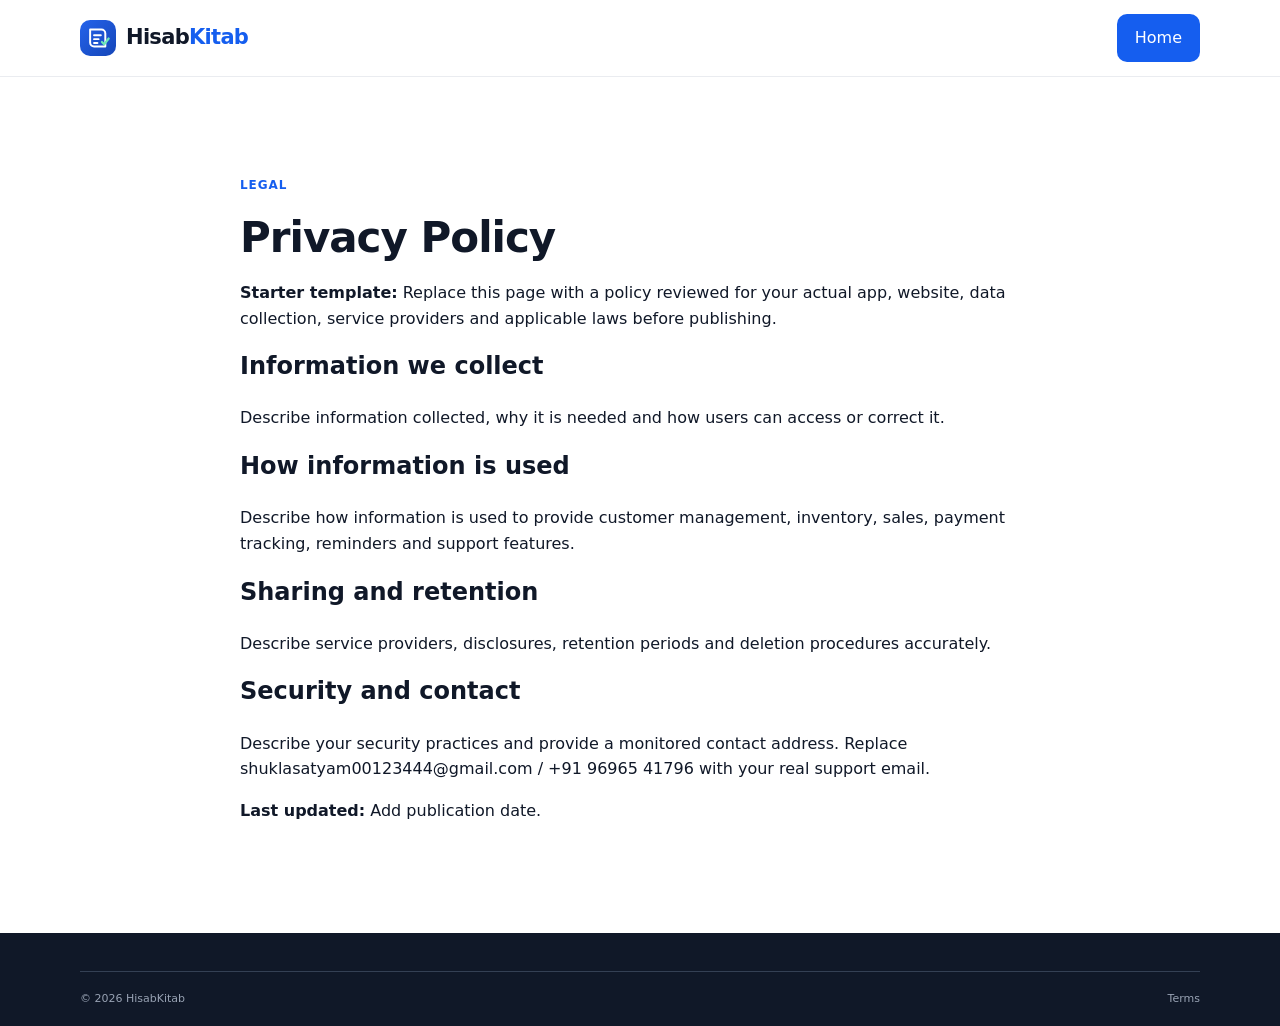
<file: privacy.html>
<!DOCTYPE html><html lang="en"><head><meta charset="UTF-8"><meta name="viewport" content="width=device-width,initial-scale=1"><link rel="icon" type="image/svg+xml" href="assets/logo.svg">
<title>Privacy Policy — HisabKitab</title><link rel="stylesheet" href="styles.css"></head><body><header class="site-header"><div class="container nav-wrap"><a class="brand" href="index.html"><img class="brand-logo" src="assets/logo.svg" alt="HisabKitab logo" style="width:36px;height:36px"><span>Hisab<span class="brand-accent">Kitab</span></span></a><a class="nav-cta" href="index.html" style="color:#fff">Home</a></div></header><main class="section"><div class="container" style="max-width:800px"><span class="eyebrow">Legal</span><h1 style="font-size:42px;letter-spacing:-1px">Privacy Policy</h1><p><strong>Starter template:</strong> Replace this page with a policy reviewed for your actual app, website, data collection, service providers and applicable laws before publishing.</p><h2>Information we collect</h2><p>Describe information collected, why it is needed and how users can access or correct it.</p><h2>How information is used</h2><p>Describe how information is used to provide customer management, inventory, sales, payment tracking, reminders and support features.</p><h2>Sharing and retention</h2><p>Describe service providers, disclosures, retention periods and deletion procedures accurately.</p><h2>Security and contact</h2><p>Describe your security practices and provide a monitored contact address. Replace shuklasatyam00123444@gmail.com / +91 96965 41796 with your real support email.</p><p><strong>Last updated:</strong> Add publication date.</p></div></main><footer class="site-footer"><div class="container footer-bottom"><span>© <span id="year"></span> HisabKitab</span><a href="terms.html">Terms</a></div></footer><script src="script.js"></script></body></html>
</file>
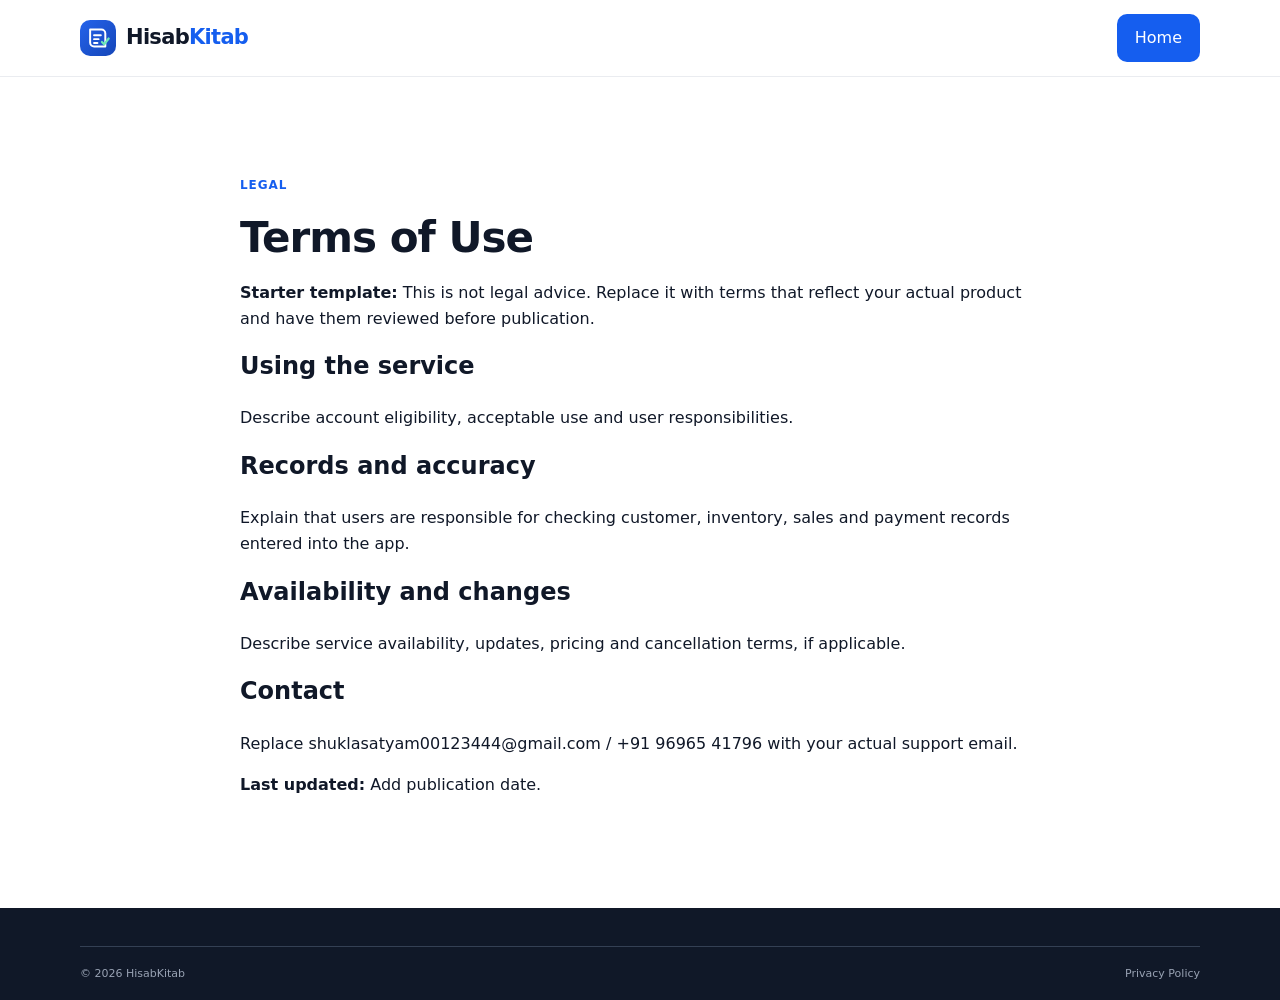
<file: terms.html>
<!DOCTYPE html><html lang="en"><head><meta charset="UTF-8"><meta name="viewport" content="width=device-width,initial-scale=1"><link rel="icon" type="image/svg+xml" href="assets/logo.svg">
<title>Terms — HisabKitab</title><link rel="stylesheet" href="styles.css"></head><body><header class="site-header"><div class="container nav-wrap"><a class="brand" href="index.html"><img class="brand-logo" src="assets/logo.svg" alt="HisabKitab logo" style="width:36px;height:36px"><span>Hisab<span class="brand-accent">Kitab</span></span></a><a class="nav-cta" href="index.html" style="color:#fff">Home</a></div></header><main class="section"><div class="container" style="max-width:800px"><span class="eyebrow">Legal</span><h1 style="font-size:42px;letter-spacing:-1px">Terms of Use</h1><p><strong>Starter template:</strong> This is not legal advice. Replace it with terms that reflect your actual product and have them reviewed before publication.</p><h2>Using the service</h2><p>Describe account eligibility, acceptable use and user responsibilities.</p><h2>Records and accuracy</h2><p>Explain that users are responsible for checking customer, inventory, sales and payment records entered into the app.</p><h2>Availability and changes</h2><p>Describe service availability, updates, pricing and cancellation terms, if applicable.</p><h2>Contact</h2><p>Replace shuklasatyam00123444@gmail.com / +91 96965 41796 with your actual support email.</p><p><strong>Last updated:</strong> Add publication date.</p></div></main><footer class="site-footer"><div class="container footer-bottom"><span>© <span id="year"></span> HisabKitab</span><a href="privacy.html">Privacy Policy</a></div></footer><script src="script.js"></script></body></html>
</file>
<file: styles.css>
:root{--blue:#155eef;--blue-dark:#004eeb;--ink:#101828;--muted:#667085;--line:#eaecf0;--surface:#f8fafc;--green:#12b76a}
*{box-sizing:border-box}html{scroll-behavior:smooth;scroll-padding-top:90px}body{margin:0;color:var(--ink);font-family:Inter,system-ui,-apple-system,"Segoe UI",sans-serif;line-height:1.6;-webkit-font-smoothing:antialiased}a{color:inherit;text-decoration:none}.container{width:min(1120px,calc(100% - 40px));margin:auto}.section{padding:94px 0}
.site-header{position:sticky;top:0;z-index:20;background:rgba(255,255,255,.94);backdrop-filter:blur(14px);border-bottom:1px solid var(--line)}.nav-wrap{min-height:76px;display:flex;align-items:center;justify-content:space-between;gap:30px}.brand{display:inline-flex;align-items:center;gap:10px;font-size:21px;font-weight:800;letter-spacing:-.7px;white-space:nowrap}.brand-mark{display:grid;place-items:center;width:36px;height:36px;border-radius:11px;color:#fff;background:var(--blue);font-size:22px}.brand-accent{color:var(--blue)}.main-nav{display:flex;align-items:center;gap:30px;color:#475467;font-size:14px;font-weight:600}.main-nav a:not(.nav-cta):hover,.footer-links a:hover{color:var(--blue)}.nav-cta{padding:11px 18px;border-radius:10px;color:#fff;background:var(--blue)}.nav-cta:hover,.button-primary:hover{background:var(--blue-dark)}.menu-toggle{display:none;background:transparent;border:0;padding:8px;cursor:pointer}.menu-toggle span{display:block;width:23px;height:2px;margin:5px 0;background:var(--ink)}
.hero{padding-top:78px;padding-bottom:82px;overflow:hidden;background:radial-gradient(ellipse at 83% 25%,#edf4ff 0,transparent 39%),#fff}.hero-grid{display:grid;grid-template-columns:1fr 1fr;gap:66px;align-items:center}.eyebrow{display:inline-flex;align-items:center;gap:8px;color:var(--blue);font-size:12px;font-weight:800;letter-spacing:.08em;text-transform:uppercase}.eyebrow-dot{width:8px;height:8px;border-radius:50%;background:var(--green);box-shadow:0 0 0 4px #dcfae6}h1,h2,h3,p{margin-top:0}h1{margin:18px 0 20px;font-size:clamp(42px,5vw,62px);line-height:1.08;letter-spacing:-2.8px;font-weight:800}h1 span{color:var(--blue)}.hero-description{max-width:510px;margin-bottom:28px;color:#475467;font-size:17px;line-height:1.8}.hero-actions{display:flex;flex-wrap:wrap;gap:12px}.button{display:inline-flex;justify-content:center;align-items:center;gap:12px;min-height:48px;padding:0 20px;border:1px solid transparent;border-radius:11px;font-size:14px;font-weight:700;transition:.2s}.button-primary{color:#fff;background:var(--blue);box-shadow:0 7px 16px #155eef33}.button-secondary{color:#344054;border-color:#d0d5dd;background:#fff}.button-secondary:hover{background:#f9fafb}.hero-note{display:flex;align-items:center;gap:8px;margin-top:24px;color:var(--muted);font-size:13px}.check-icon{display:grid;place-items:center;width:20px;height:20px;border-radius:50%;color:#027a48;background:#dcfae6;font-size:12px;font-weight:800}
.dashboard-frame{padding:23px;border:1px solid #e4eaf3;border-radius:24px;background:#ffffffed;box-shadow:0 20px 55px #10182817;transform:rotate(.5deg)}.dashboard-top{display:flex;align-items:center;justify-content:space-between;margin-bottom:20px}.dashboard-greeting{color:var(--muted);font-size:11px}.dashboard-title{font-size:19px;font-weight:800;letter-spacing:-.5px}.avatar{display:grid;place-items:center;width:39px;height:39px;border-radius:50%;color:var(--blue);background:#dbeafe;font-weight:800}.metric-grid{display:grid;grid-template-columns:1fr 1fr;gap:12px}.metric-card{display:grid;grid-template-columns:30px 1fr;align-items:center;column-gap:8px;padding:14px;border:1px solid #eef0f4;border-radius:15px;background:white}.metric-icon{grid-row:span 3;display:grid;place-items:center;width:30px;height:30px;border-radius:9px;font-weight:800}.metric-icon.blue{color:#155eef;background:#eff4ff}.metric-icon.green{color:#039855;background:#ecfdf3}.metric-icon.orange{color:#dc6803;background:#fffaeb}.metric-icon.purple{color:#6941c6;background:#f4f3ff}.metric-label{color:var(--muted);font-size:10px}.metric-card strong{margin:1px 0;font-size:17px;letter-spacing:-.5px}.metric-card small{color:#98a2b3;font-size:9px}.metric-card small.positive{color:#039855}.activity-card{margin-top:14px;padding:16px;border:1px solid #eef0f4;border-radius:15px}.activity-heading{display:flex;justify-content:space-between;margin-bottom:12px;font-size:12px}.activity-heading span{color:var(--blue);font-size:10px;font-weight:700}.activity-row{display:flex;align-items:center;gap:10px;padding:10px 0;border-top:1px solid #f2f4f7}.activity-row>span:nth-child(2){display:grid;flex:1;gap:2px}.activity-row b{font-size:11px}.activity-row small{color:var(--muted);font-size:9px}.activity-row>strong{font-size:11px}.activity-symbol{display:grid;place-items:center;width:30px;height:30px;border-radius:9px;font-weight:800}.activity-symbol.sale{color:#155eef;background:#eff4ff}.activity-symbol.payment{color:#039855;background:#ecfdf3}.green-text{color:#039855}.demo-disclaimer{margin-top:10px;color:#98a2b3;text-align:center;font-size:9px}
.trust-strip{border-block:1px solid var(--line);background:#fcfcfd}.trust-content{display:flex;align-items:center;justify-content:space-between;gap:20px;min-height:75px;color:#475467;font-size:13px;font-weight:600}.trust-content>span{color:var(--muted);font-weight:500}.trust-content div{display:flex;align-items:center;gap:8px}.trust-content i{width:7px;height:7px;border-radius:50%;background:var(--green)}
.section-heading{max-width:640px;margin:0 auto 44px;text-align:center}.section-heading h2,.process-copy h2,.audience-copy h2,.cta-copy h2{margin:12px 0;font-size:clamp(30px,3.5vw,42px);line-height:1.18;letter-spacing:-1.6px}.section-heading p,.process-copy>p,.audience-copy>p{color:var(--muted);font-size:16px;line-height:1.8}.feature-grid{display:grid;grid-template-columns:repeat(3,1fr);gap:18px}.feature-card{padding:27px;border:1px solid var(--line);border-radius:18px;background:#fff;transition:.2s}.feature-card:hover{border-color:#c7d7fe;box-shadow:0 12px 30px #1018280f;transform:translateY(-3px)}.feature-icon{display:grid;place-items:center;width:46px;height:46px;margin-bottom:20px;border-radius:13px;font-size:22px;font-weight:800}.icon-blue{color:#155eef;background:#eff4ff}.icon-green{color:#039855;background:#ecfdf3}.icon-orange{color:#dc6803;background:#fffaeb}.icon-purple{color:#6941c6;background:#f4f3ff}.icon-pink{color:#c11574;background:#fce7f6}.icon-teal{color:#0e9384;background:#f0fdf9}.feature-card h3{margin-bottom:9px;font-size:17px}.feature-card p{margin-bottom:0;color:var(--muted);font-size:13px;line-height:1.8}
.process-section{background:var(--surface)}.process-grid{display:grid;grid-template-columns:.9fr 1.1fr;gap:100px;align-items:start}.process-copy{position:sticky;top:120px}.process-copy>p{margin:18px 0 25px}.text-link{color:var(--blue);font-size:14px;font-weight:700}.text-link span{margin-left:6px}.steps{display:grid;gap:14px}.step{display:flex;gap:20px;padding:24px;border:1px solid #eaecf0;border-radius:17px;background:#fff}.step-number{color:var(--blue);font-size:13px;font-weight:800;letter-spacing:.08em}.step h3{margin-bottom:7px;font-size:16px}.step p{margin-bottom:0;color:var(--muted);font-size:13px;line-height:1.8}
.audience-section{padding-block:76px}.audience-wrap{display:grid;grid-template-columns:1fr .9fr;gap:80px;align-items:center}.audience-copy>p{margin-bottom:0}.audience-tags{display:flex;flex-wrap:wrap;gap:11px}.audience-tags span{padding:11px 15px;border:1px solid #e4e7ec;border-radius:999px;color:#344054;background:#fff;font-size:13px;font-weight:600}
.faq-section{background:#fcfcfd}.faq-layout{display:grid;grid-template-columns:.8fr 1.2fr;gap:90px;align-items:start}.left-heading{margin:0;text-align:left}.left-heading p{font-size:14px}.faq-list details{padding:20px 0;border-bottom:1px solid #e4e7ec}.faq-list details:first-child{padding-top:0}.faq-list summary{position:relative;padding-right:30px;cursor:pointer;list-style:none;font-size:15px;font-weight:700}.faq-list summary::-webkit-details-marker{display:none}.faq-list summary:after{content:"+";position:absolute;right:0;top:-4px;color:var(--blue);font-size:24px;font-weight:400}.faq-list details[open] summary:after{content:"−"}.faq-list details p{margin:12px 25px 0 0;color:var(--muted);font-size:13px;line-height:1.8}
.cta-section{padding-top:20px;padding-bottom:90px}.cta-panel{display:flex;align-items:center;justify-content:space-between;gap:30px;padding:48px 54px;border-radius:24px;color:white;background:linear-gradient(120deg,#155eef,#1849a9);box-shadow:0 18px 35px #155eef2e}.eyebrow-light{color:#c7d7fe}.cta-copy h2{margin-top:12px;margin-bottom:10px}.cta-copy p{margin-bottom:0;color:#dbeafe;font-size:14px}.button-white{flex-shrink:0;color:var(--blue);background:white}.button-white:hover{background:#eff4ff}.site-footer{padding-top:38px;color:#d0d5dd;background:#101828}.footer-main{display:flex;justify-content:space-between;gap:30px;padding-bottom:32px}.brand-light{color:white}.brand-light .brand-mark{color:var(--blue);background:white}.brand-light .brand-accent{color:#84adff}.footer-brand p{margin:12px 0 0;color:#98a2b3;font-size:13px}.footer-links{display:flex;flex-wrap:wrap;gap:22px;align-items:center;font-size:12px}.footer-links a{color:#d0d5dd}.footer-bottom{display:flex;justify-content:space-between;gap:20px;padding:18px 0;border-top:1px solid #344054;color:#98a2b3;font-size:11px}
@media(max-width:900px){.hero-grid{gap:38px}.process-grid,.faq-layout{gap:48px}.audience-wrap{gap:45px}.feature-grid{grid-template-columns:repeat(2,1fr)}.main-nav{gap:18px}}
@media(max-width:720px){.container{width:min(100% - 32px,540px)}.section{padding:68px 0}.nav-wrap{min-height:68px}.menu-toggle{display:block}.main-nav{position:absolute;top:67px;left:0;right:0;display:none;align-items:stretch;gap:0;padding:10px 20px 20px;border-bottom:1px solid var(--line);background:white;box-shadow:0 15px 25px #10182812}.main-nav.open{display:flex;flex-direction:column}.main-nav a{padding:12px 4px}.main-nav .nav-cta{margin-top:8px;padding:12px 16px;text-align:center}.hero{padding-top:54px}.hero-grid{grid-template-columns:1fr;gap:42px}h1{font-size:clamp(42px,11vw,54px);letter-spacing:-2px}.hero-description{font-size:15px}.dashboard-frame{max-width:500px;width:100%;margin:auto;padding:17px;transform:none}.trust-content{flex-wrap:wrap;justify-content:flex-start;gap:13px 22px;padding-block:18px}.trust-content>span{width:100%}.feature-grid{grid-template-columns:1fr;gap:12px}.feature-card{padding:23px}.process-grid,.audience-wrap,.faq-layout{grid-template-columns:1fr;gap:35px}.process-copy{position:static}.step{padding:20px;gap:15px}.audience-section{padding-block:62px}.left-heading{margin-bottom:0}.cta-section{padding-top:0;padding-bottom:65px}.cta-panel{align-items:flex-start;flex-direction:column;padding:32px 25px}.cta-copy h2{font-size:32px}.footer-main,.footer-bottom{flex-direction:column}.footer-main{gap:25px}.footer-links{gap:15px 20px}}
@media(prefers-reduced-motion:reduce){html{scroll-behavior:auto}*,*:before,*:after{transition-duration:.01ms!important}}

/* Contrast fix: keep CTA labels readable across page-specific link styles. */
.button-primary,.nav-cta{color:#fff!important;}
.button-secondary{color:#344054!important;}
.button-white{color:#155eef!important;}
.button{line-height:1.35;text-align:center;}
</file>
